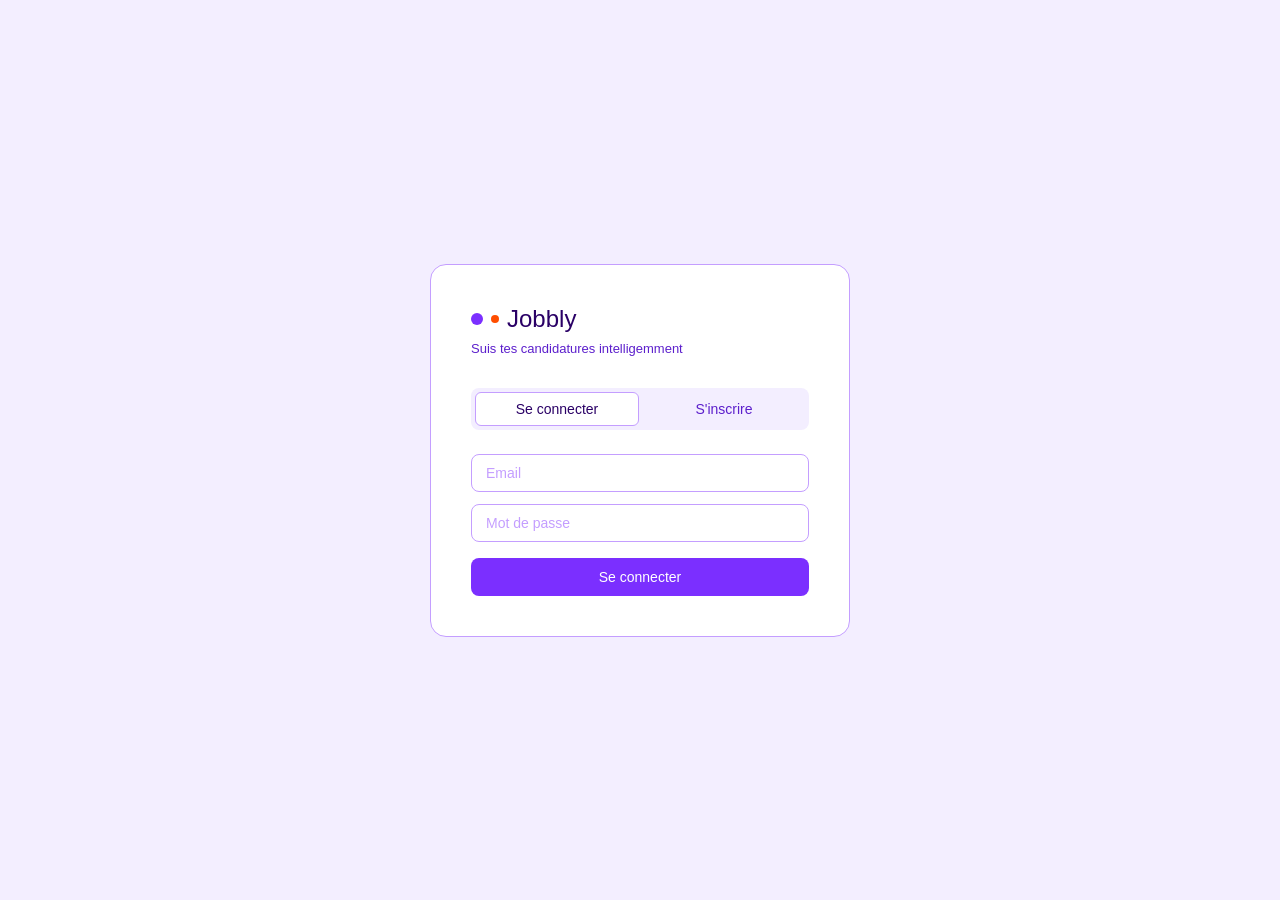
<file: frontend/index.html>
<!DOCTYPE html>
<html lang="fr">
<head>
    <meta charset="UTF-8">
    <meta name="viewport" content="width=device-width, initial-scale=1.0">
    <title>Jobbly — Suis tes candidatures</title>
    <link rel="icon" type="image/png" href="favicon.ico">
    <link rel="stylesheet" href="style.css">
</head>
<body>
    <div class="auth-container">
        
        <!-- Logo -->
        <div class="logo">
            <span class="dot-purple"></span>
            <span class="dot-orange"></span>
            <h1>Jobbly</h1>
        </div>

        <p class="tagline">Suis tes candidatures intelligemment</p>

        <!-- Toggle -->
        <div class="toggle">
            <button id="btn-login" class="toggle-btn active" onclick="showLogin()">Se connecter</button>
            <button id="btn-register" class="toggle-btn" onclick="showRegister()">S'inscrire</button>
        </div>

        <!-- Formulaire login -->
        <form id="form-login">
            <input type="email" id="email-login" placeholder="Email" required />
            <input type="password" id="password-login" placeholder="Mot de passe" required />
            <button type="submit" class="btn-primary">Se connecter</button>
        </form>

        <!-- Formulaire register -->
        <form id="form-register" style="display: none;">
            <input type="text" id="firstname" placeholder="Prénom" required />
            <input type="email" id="email-register" placeholder="Email" required />
            <input type="password" id="password-register" placeholder="Mot de passe" required />
            <input type="password" id="password-confirm" placeholder="Confirmer le mot de passe" required />
            <button type="submit" class="btn-primary">Créer mon compte</button>
        </form>

    </div>
    <script src="authentification.js"></script>
</body>
</html>
</file>
<file: frontend/style.css>
* {
    margin: 0;
    padding: 0;
    box-sizing: border-box;
}

body {
    font-family: 'Segoe UI', Tahoma, Geneva, Verdana, sans-serif;
    background: #F3EEFF;
    min-height: 100vh;
    display: flex;
    align-items: center;
    justify-content: center;
}

.auth-container {
    background: white;
    border-radius: 16px;
    border: 0.5px solid #C49EFF;
    padding: 2.5rem;
    width: 100%;
    max-width: 420px;
}

.logo {
    display: flex;
    align-items: center;
    gap: 8px;
    margin-bottom: 8px;
}

.dot-purple {
    width: 12px;
    height: 12px;
    background: #7B2FFF;
    border-radius: 50%;
    display: inline-block;
}

.dot-orange {
    width: 8px;
    height: 8px;
    background: #FF4D00;
    border-radius: 50%;
    display: inline-block;
}

.logo h1 {
    font-size: 24px;
    font-weight: 500;
    color: #2A0066;
}

.tagline {
    font-size: 13px;
    color: #5C1FCC;
    margin-bottom: 2rem;
}

.toggle {
    display: flex;
    background: #F3EEFF;
    border-radius: 8px;
    padding: 4px;
    margin-bottom: 1.5rem;
    gap: 4px;
}

.toggle-btn {
    flex: 1;
    padding: 8px;
    border: none;
    border-radius: 6px;
    font-size: 14px;
    font-weight: 400;
    cursor: pointer;
    background: transparent;
    color: #5C1FCC;
    transition: all 0.2s;
}

.toggle-btn.active {
    background: white;
    color: #2A0066;
    font-weight: 500;
    border: 0.5px solid #C49EFF;
}

form {
    display: flex;
    flex-direction: column;
    gap: 12px;
}

input {
    padding: 10px 14px;
    border: 0.5px solid #C49EFF;
    border-radius: 8px;
    font-size: 14px;
    color: #2A0066;
    outline: none;
    transition: border 0.2s;
}

input:focus {
    border: 1px solid #7B2FFF;
}

input::placeholder {
    color: #C49EFF;
}

.btn-primary {
    padding: 11px;
    background: #7B2FFF;
    color: white;
    border: none;
    border-radius: 8px;
    font-size: 14px;
    font-weight: 500;
    cursor: pointer;
    margin-top: 4px;
    transition: opacity 0.2s;
}

.btn-primary:hover {
    opacity: 0.9;
}

.btn-orange {
    background: #FF4D00;
}
</file>
